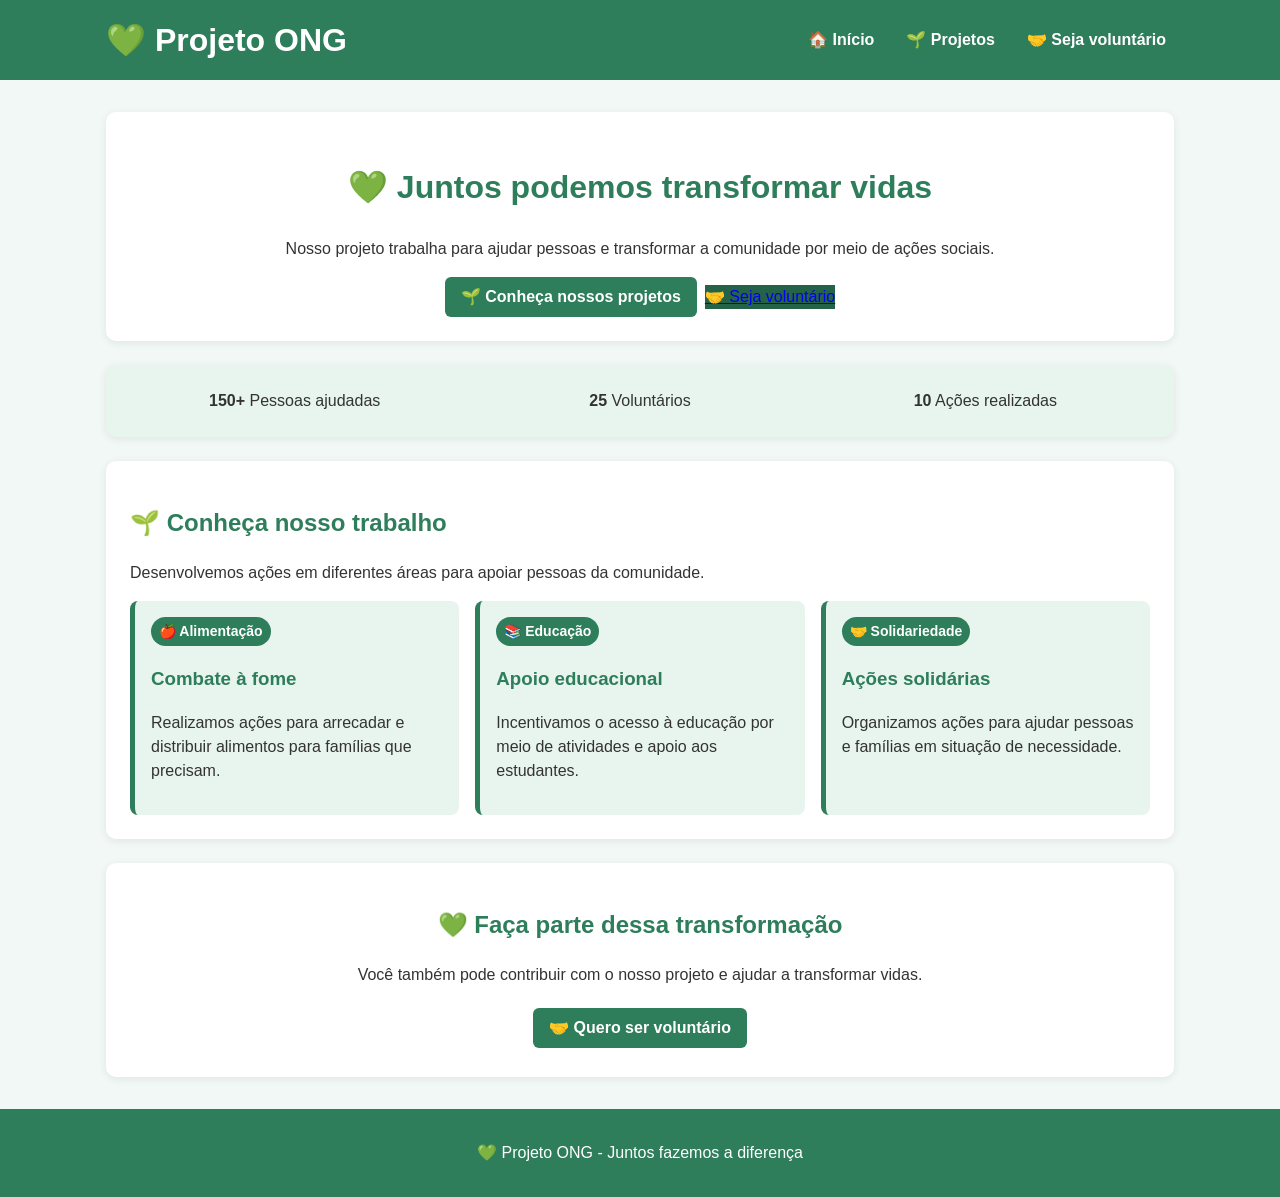
<file: index.html>
<!DOCTYPE html>
<html lang="pt-BR">

<head>

    <meta charset="UTF-8">

    <meta name="viewport"
        content="width=device-width, initial-scale=1.0">

    <meta name="description"
        content="Projeto ONG - Ações sociais para transformar vidas.">

    <title>Projeto ONG</title>

    <link rel="stylesheet" href="../css/style.css">

</head>


<body>


    <!-- CABEÇALHO -->

    <header>

        <div class="container">

            <h1>💚 Projeto ONG</h1>

            <button
                class="menu-toggle"
                id="menuToggle"
                type="button"
                aria-label="Abrir menu">

                ☰

            </button>


            <nav
                id="menu"
                aria-label="Menu principal">

                <a href="#inicio">
                    🏠 Início
                </a>

                <a href="#projetos">
                    🌱 Projetos
                </a>

                <a href="#cadastro">
                    🤝 Seja voluntário
                </a>

            </nav>

        </div>

    </header>


    <!-- ÁREA DA SPA -->

    <main id="app">

        <!-- O conteúdo será colocado pelo JavaScript -->

    </main>


    <!-- RODAPÉ -->

    <footer>

        <p>
            💚 Projeto ONG - Juntos fazemos a diferença
        </p>

    </footer>


    <!-- JAVASCRIPT DA SPA -->
   
    <script src="../js/localStorage.js"></script>
    <script src="../js/formulario.js"></script>
    <script src="../js/script.js"></script>


</body>

</html>
</file>
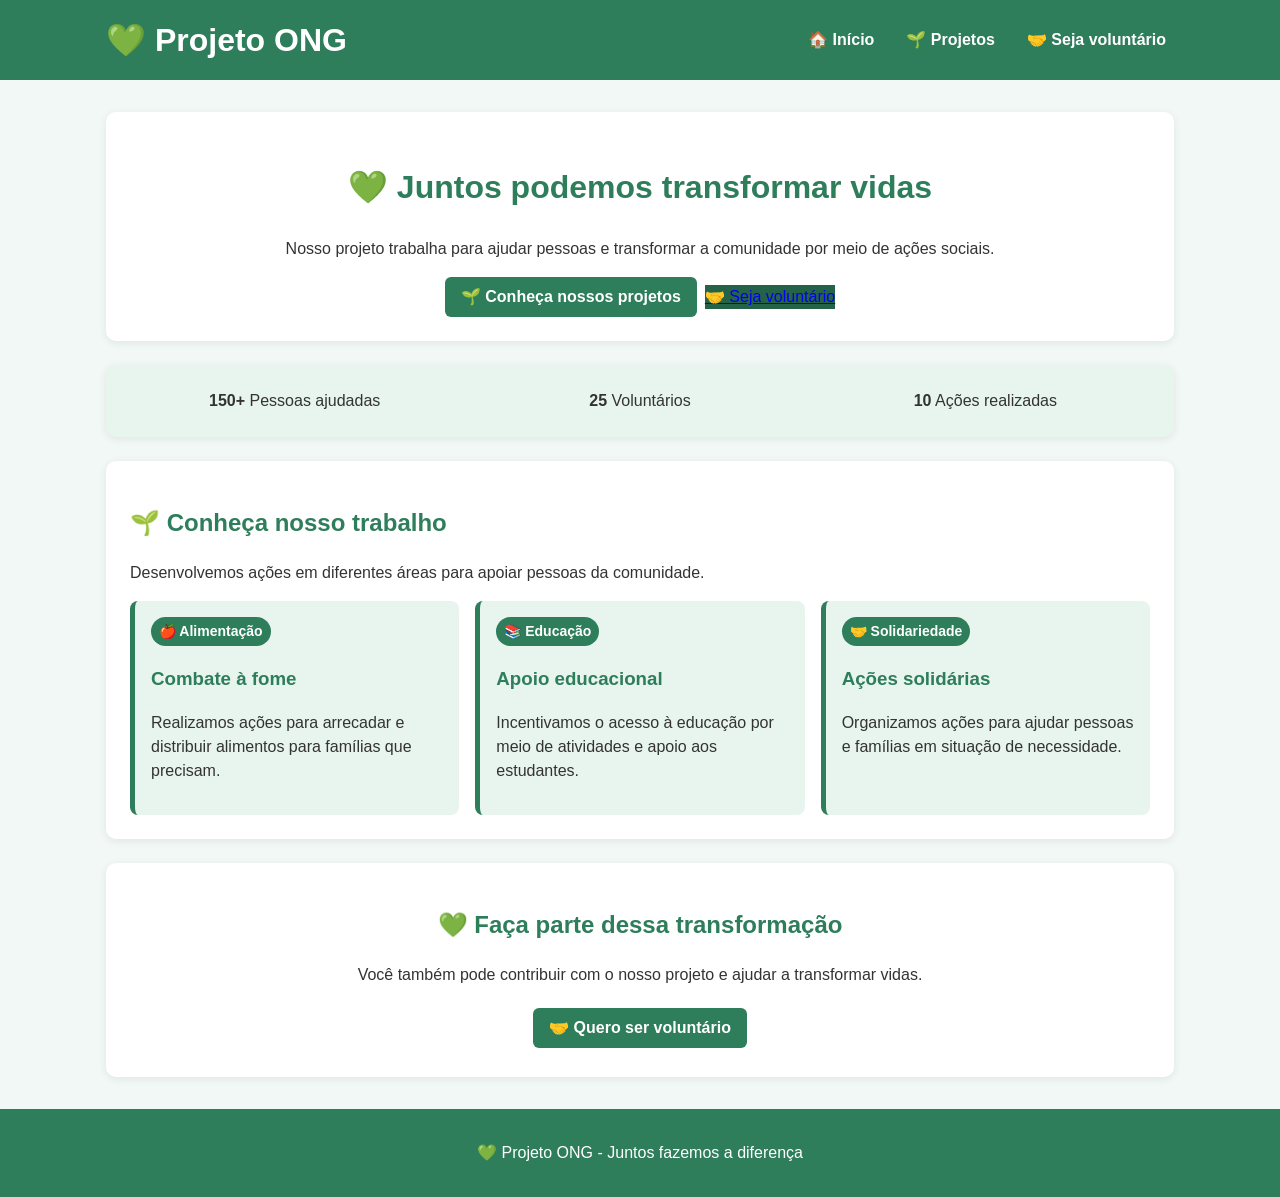
<file: html/index.html>
<!DOCTYPE html>
<html lang="pt-BR">

<head>

    <meta charset="UTF-8">

    <meta name="viewport"
        content="width=device-width, initial-scale=1.0">

    <meta name="description"
        content="Projeto ONG - Ações sociais para transformar vidas.">

    <title>Projeto ONG</title>

    <link rel="stylesheet" href="../css/style.css">

</head>


<body>


    <!-- CABEÇALHO -->

    <header>

        <div class="container">

            <h1>💚 Projeto ONG</h1>

            <button
                class="menu-toggle"
                id="menuToggle"
                type="button"
                aria-label="Abrir menu">

                ☰

            </button>


            <nav
                id="menu"
                aria-label="Menu principal">

                <a href="#inicio">
                    🏠 Início
                </a>

                <a href="#projetos">
                    🌱 Projetos
                </a>

                <a href="#cadastro">
                    🤝 Seja voluntário
                </a>

            </nav>

        </div>

    </header>


    <!-- ÁREA DA SPA -->

    <main id="app">

        <!-- O conteúdo será colocado pelo JavaScript -->

    </main>


    <!-- RODAPÉ -->

    <footer>

        <p>
            💚 Projeto ONG - Juntos fazemos a diferença
        </p>

    </footer>


    <!-- JAVASCRIPT DA SPA -->
   
    <script src="../js/localStorage.js"></script>
    <script src="../js/formulario.js"></script>
    <script src="../js/script.js"></script>


</body>

</html>
</file>
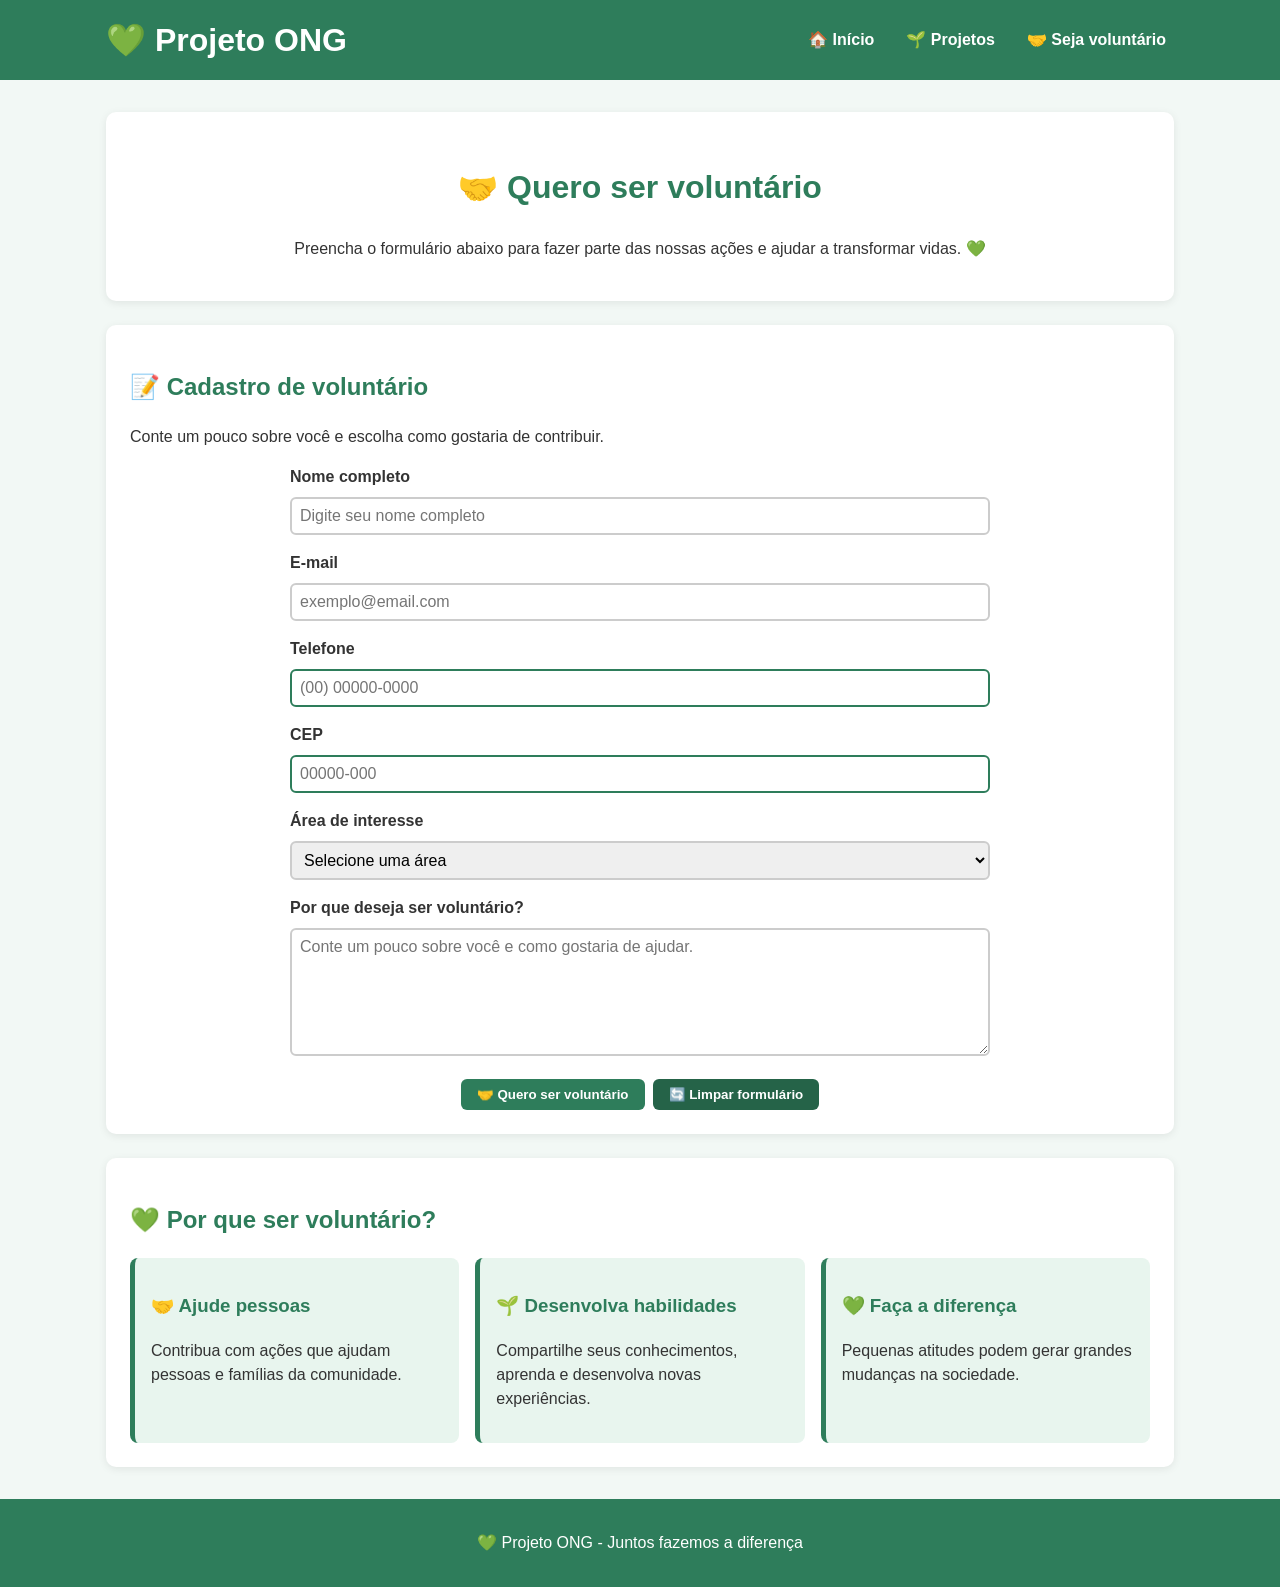
<file: cadastro.html>
<!DOCTYPE html>
<html lang="pt-BR">

<head>

    <meta charset="UTF-8">

    <meta name="viewport"
        content="width=device-width, initial-scale=1.0">

    <meta name="description"
        content="Faça seu cadastro para ser voluntário do Projeto ONG.">

    <title>Cadastro - Projeto ONG</title>

    <!-- CSS está na pasta css -->
    <link rel="stylesheet" href="../css/style.css">

</head>


<body>


    <!-- =========================================
         CABEÇALHO
    ========================================== -->

    <header>

        <div class="container">

            <h1>💚 Projeto ONG</h1>


            <!-- MENU HAMBÚRGUER -->

            <button
                class="menu-toggle"
                id="menuToggle"
                type="button"
                aria-label="Abrir menu">

                ☰

            </button>


            <!-- MENU -->

            <nav
                id="menu"
                aria-label="Menu principal">

                <a href="index.html">
                    🏠 Início
                </a>

                <a href="projetos.html">
                    🌱 Projetos
                </a>

                <a href="cadastro.html">
                    🤝 Seja voluntário
                </a>

            </nav>

        </div>

    </header>


    <!-- =========================================
         CONTEÚDO PRINCIPAL
    ========================================== -->

    <main>


        <!-- APRESENTAÇÃO -->

        <section class="hero">

            <h2>
                🤝 Quero ser voluntário
            </h2>

            <p>
                Preencha o formulário abaixo para fazer
                parte das nossas ações e ajudar a
                transformar vidas. 💚
            </p>

        </section>


        <!-- =========================================
             FORMULÁRIO
        ========================================== -->

        <section>

            <h2>
                📝 Cadastro de voluntário
            </h2>

            <p>
                Conte um pouco sobre você e escolha
                como gostaria de contribuir.
            </p>


            <form id="formulario">


                <!-- NOME -->

                <div class="campo">

                    <label for="nome">
                        Nome completo
                    </label>

                    <input
                        type="text"
                        id="nome"
                        name="nome"
                        placeholder="Digite seu nome completo"
                        required
                        autocomplete="name">

                    <small class="mensagem-erro">
                        Informe seu nome completo.
                    </small>

                </div>


                <!-- E-MAIL -->

                <div class="campo">

                    <label for="email">
                        E-mail
                    </label>

                    <input
                        type="email"
                        id="email"
                        name="email"
                        placeholder="exemplo@email.com"
                        required
                        autocomplete="email">

                    <small class="mensagem-erro">
                        Informe um e-mail válido.
                    </small>

                </div>


                <!-- TELEFONE -->

                <div class="campo">

                    <label for="telefone">
                        Telefone
                    </label>

                    <input
                        type="tel"
                        id="telefone"
                        name="telefone"
                        placeholder="(00) 00000-0000"
                        autocomplete="tel">

                </div>


                <!-- CEP -->

                <div class="campo">

                    <label for="cep">
                        CEP
                    </label>

                    <input
                        type="text"
                        id="cep"
                        name="cep"
                        maxlength="9"
                        placeholder="00000-000"
                        inputmode="numeric"
                        autocomplete="postal-code">

                </div>


                <!-- ÁREA DE INTERESSE -->

                <div class="campo">

                    <label for="area">
                        Área de interesse
                    </label>

                    <select
                        id="area"
                        name="area"
                        required>

                        <option value="">
                            Selecione uma área
                        </option>

                        <option value="alimentacao">
                            🍎 Alimentação
                        </option>

                        <option value="educacao">
                            📚 Educação
                        </option>

                        <option value="solidariedade">
                            🤝 Solidariedade
                        </option>

                    </select>

                </div>


                <!-- MENSAGEM -->

                <div class="campo">

                    <label for="mensagem">
                        Por que deseja ser voluntário?
                    </label>

                    <textarea
                        id="mensagem"
                        name="mensagem"
                        rows="6"
                        placeholder="Conte um pouco sobre você e como gostaria de ajudar."></textarea>

                </div>


                <!-- BOTÕES -->

                <div class="botoes">

                    <button
                        type="submit"
                        class="botao">

                        🤝 Quero ser voluntário

                    </button>


                    <button
                        type="reset"
                        class="botao-secundario">

                        🔄 Limpar formulário

                    </button>

                </div>


                <!-- MENSAGEM DE SUCESSO -->

                <div
                    id="mensagemSucesso"
                    class="alerta alerta-sucesso"
                    role="status"
                    aria-live="polite"
                    style="display: none; margin-top: 20px;">

                    ✅ Cadastro realizado com sucesso!

                    <br>

                    Obrigado por querer fazer parte
                    do Projeto ONG. 💚

                </div>

            </form>

        </section>


        <!-- =========================================
             POR QUE SER VOLUNTÁRIO?
        ========================================== -->

        <section>

            <h2>
                💚 Por que ser voluntário?
            </h2>

            <div class="cards">


                <article class="card">

                    <h3>
                        🤝 Ajude pessoas
                    </h3>

                    <p>
                        Contribua com ações que ajudam
                        pessoas e famílias da comunidade.
                    </p>

                </article>


                <article class="card">

                    <h3>
                        🌱 Desenvolva habilidades
                    </h3>

                    <p>
                        Compartilhe seus conhecimentos,
                        aprenda e desenvolva novas
                        experiências.
                    </p>

                </article>


                <article class="card">

                    <h3>
                        💚 Faça a diferença
                    </h3>

                    <p>
                        Pequenas atitudes podem gerar
                        grandes mudanças na sociedade.
                    </p>

                </article>


            </div>

        </section>


    </main>


    <!-- =========================================
         RODAPÉ
    ========================================== -->

    <footer>

        <p>
            💚 Projeto ONG - Juntos fazemos a diferença
        </p>

    </footer>


    <!-- =========================================
         JAVASCRIPT
    ========================================== -->

    <script>

        // MENU HAMBÚRGUER

        const menuToggle =
            document.getElementById("menuToggle");

        const menu =
            document.getElementById("menu");


        if (menuToggle && menu) {

            menuToggle.addEventListener(
                "click",
                function () {

                    menu.classList.toggle("ativo");

                }
            );

        }


        // MÁSCARA DE CEP

        const cep =
            document.getElementById("cep");


        if (cep) {

            cep.addEventListener(
                "input",
                function () {

                    let valor =
                        cep.value.replace(/\D/g, "");

                    valor =
                        valor.replace(
                            /^(\d{5})(\d)/,
                            "$1-$2"
                        );

                    cep.value =
                        valor.substring(0, 9);

                }
            );

        }


        // MÁSCARA DE TELEFONE

        const telefone =
            document.getElementById("telefone");


        if (telefone) {

            telefone.addEventListener(
                "input",
                function () {

                    let valor =
                        telefone.value.replace(/\D/g, "");


                    if (valor.length <= 10) {

                        valor =
                            valor.replace(
                                /^(\d{2})(\d)/,
                                "($1) $2"
                            );

                        valor =
                            valor.replace(
                                /(\d{4})(\d)/,
                                "$1-$2"
                            );

                    } else {

                        valor =
                            valor.replace(
                                /^(\d{2})(\d)/,
                                "($1) $2"
                            );

                        valor =
                            valor.replace(
                                /(\d{5})(\d)/,
                                "$1-$2"
                            );

                    }


                    telefone.value =
                        valor.substring(0, 15);

                }
            );

        }


        // FORMULÁRIO

        const formulario =
            document.getElementById("formulario");

        const mensagemSucesso =
            document.getElementById("mensagemSucesso");


        if (formulario) {

            formulario.addEventListener(
                "submit",
                function (evento) {

                    evento.preventDefault();


                    if (formulario.checkValidity()) {

                        mensagemSucesso.style.display =
                            "block";

                        formulario.reset();

                    } else {

                        formulario.reportValidity();

                    }

                }
            );

        }


        // ESCONDER SUCESSO AO COMEÇAR NOVO CADASTRO

        if (formulario && mensagemSucesso) {

            formulario.addEventListener(
                "input",
                function () {

                    mensagemSucesso.style.display =
                        "none";

                }
            );

        }

    </script>


</body>

</html>
</file>
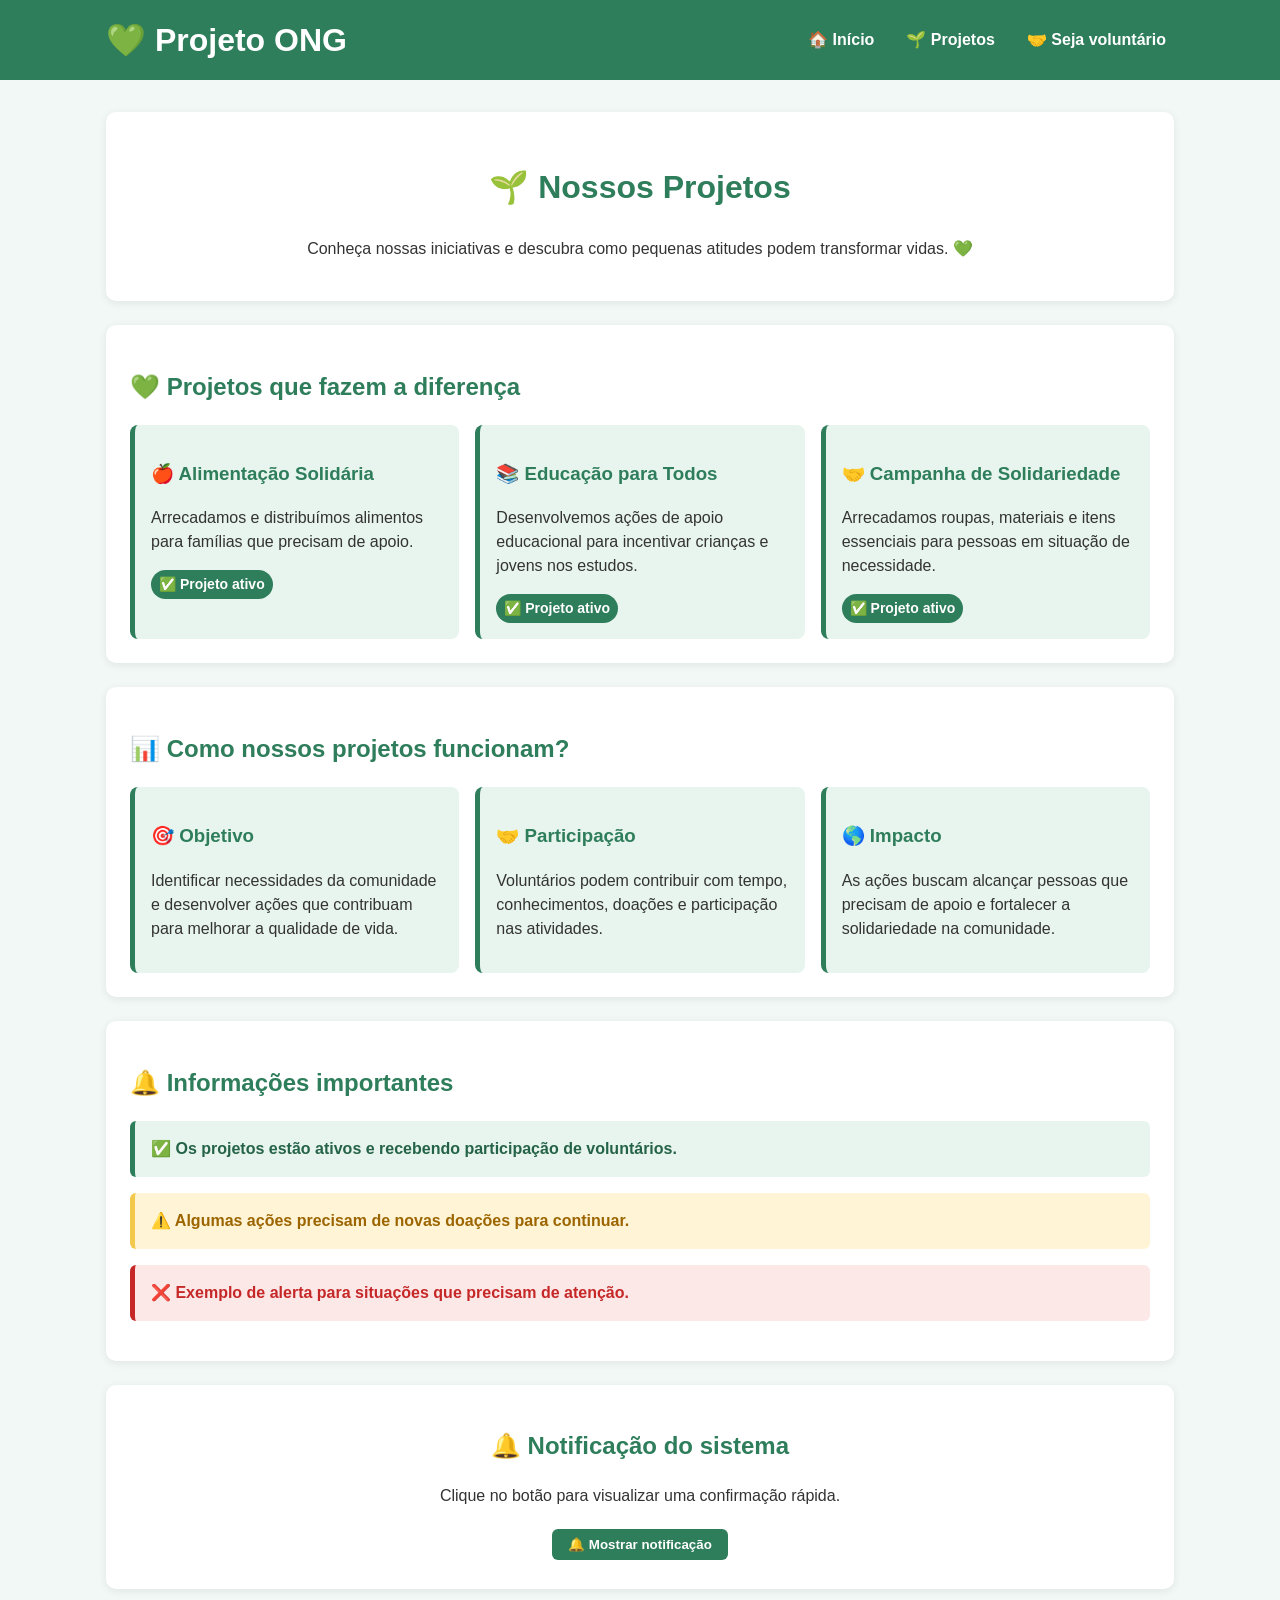
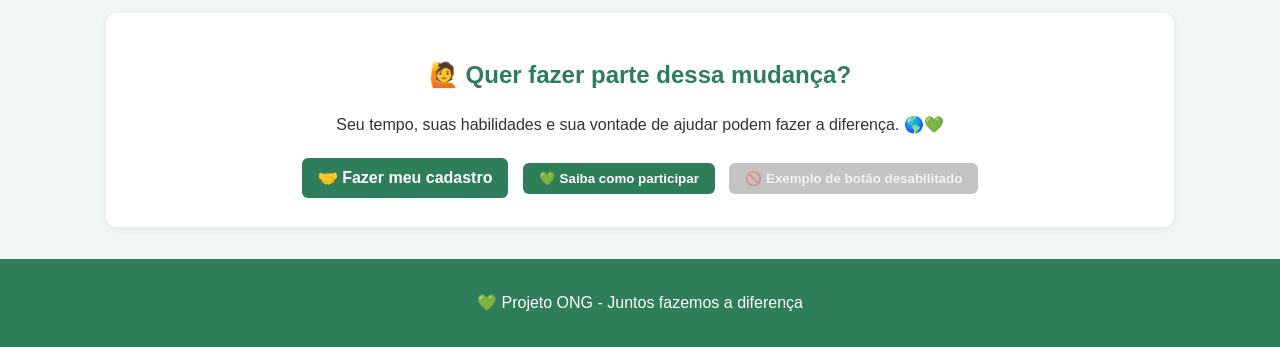
<file: projetos.html>
<!DOCTYPE html>
<html lang="pt-BR">

<head>
    <meta charset="UTF-8">
    <meta name="viewport" content="width=device-width, initial-scale=1.0">

    <meta name="description"
        content="Conheça os projetos sociais desenvolvidos pelo Projeto ONG.">

    <title>Projetos - Projeto ONG</title>

    <!-- CSS -->
    <link rel="stylesheet" href="../css/style.css">
</head>

<body>

    <!-- CABEÇALHO -->
    <header>

        <div class="container">

            <h1>💚 Projeto ONG</h1>

            <button
                class="menu-toggle"
                id="menuToggle"
                type="button"
                aria-label="Abrir menu">
                ☰
            </button>

            <nav id="menu" aria-label="Menu principal">

                <a href="index.html">🏠 Início</a>

                <a href="projetos.html">🌱 Projetos</a>

                <a href="cadastro.html">🤝 Seja voluntário</a>

            </nav>

        </div>

    </header>


    <main>

        <!-- APRESENTAÇÃO -->
        <section class="hero">

            <h2>🌱 Nossos Projetos</h2>

            <p>
                Conheça nossas iniciativas e descubra como
                pequenas atitudes podem transformar vidas. 💚
            </p>

        </section>


        <!-- PROJETOS -->
        <section>

            <h2>💚 Projetos que fazem a diferença</h2>

            <div class="cards">

                <article class="card card-projeto">

                    <h3>🍎 Alimentação Solidária</h3>

                    <p>
                        Arrecadamos e distribuímos alimentos
                        para famílias que precisam de apoio.
                    </p>

                    <span class="badge badge-sucesso">
                        ✅ Projeto ativo
                    </span>

                </article>


                <article class="card card-projeto">

                    <h3>📚 Educação para Todos</h3>

                    <p>
                        Desenvolvemos ações de apoio educacional
                        para incentivar crianças e jovens nos estudos.
                    </p>

                    <span class="badge badge-sucesso">
                        ✅ Projeto ativo
                    </span>

                </article>


                <article class="card card-projeto">

                    <h3>🤝 Campanha de Solidariedade</h3>

                    <p>
                        Arrecadamos roupas, materiais e itens
                        essenciais para pessoas em situação de necessidade.
                    </p>

                    <span class="badge badge-sucesso">
                        ✅ Projeto ativo
                    </span>

                </article>

            </div>

        </section>


        <!-- COMO FUNCIONA -->
        <section>

            <h2>📊 Como nossos projetos funcionam?</h2>

            <div class="cards">

                <article class="card">

                    <h3>🎯 Objetivo</h3>

                    <p>
                        Identificar necessidades da comunidade
                        e desenvolver ações que contribuam
                        para melhorar a qualidade de vida.
                    </p>

                </article>


                <article class="card">

                    <h3>🤝 Participação</h3>

                    <p>
                        Voluntários podem contribuir com tempo,
                        conhecimentos, doações e participação
                        nas atividades.
                    </p>

                </article>


                <article class="card">

                    <h3>🌎 Impacto</h3>

                    <p>
                        As ações buscam alcançar pessoas que
                        precisam de apoio e fortalecer a
                        solidariedade na comunidade.
                    </p>

                </article>

            </div>

        </section>


        <!-- INFORMAÇÕES IMPORTANTES -->
        <section>

            <h2>🔔 Informações importantes</h2>

            <div class="alerta alerta-sucesso">
                ✅ Os projetos estão ativos e recebendo
                participação de voluntários.
            </div>

            <div class="alerta alerta-atencao">
                ⚠️ Algumas ações precisam de novas doações
                para continuar.
            </div>

            <div class="alerta alerta-erro">
                ❌ Exemplo de alerta para situações que
                precisam de atenção.
            </div>

        </section>


        <!-- NOTIFICAÇÃO -->
        <section class="chamada">

            <h2>🔔 Notificação do sistema</h2>

            <p>
                Clique no botão para visualizar uma
                confirmação rápida.
            </p>

            <button
                type="button"
                class="botao"
                id="mostrarToast">

                🔔 Mostrar notificação

            </button>

        </section>


        <!-- PARTICIPAÇÃO -->
        <section class="chamada">

            <h2>🙋 Quer fazer parte dessa mudança?</h2>

            <p>
                Seu tempo, suas habilidades e sua vontade
                de ajudar podem fazer a diferença. 🌎💚
            </p>


            <a
                href="cadastro.html"
                class="botao">

                🤝 Fazer meu cadastro

            </a>


            <button
                type="button"
                class="botao"
                id="abrirModal">

                💚 Saiba como participar

            </button>


            <button
                type="button"
                disabled>

                🚫 Exemplo de botão desabilitado

            </button>

        </section>

    </main>


    <!-- TOAST -->

    <div
        id="toast"
        class="toast"
        role="status"
        aria-live="polite">

        <strong>✅ Sucesso!</strong>

        <span>
            Sua ação foi realizada.
        </span>

    </div>


    <!-- MODAL -->

    <div
        id="modal"
        class="modal"
        role="dialog"
        aria-modal="true"
        aria-labelledby="tituloModal">

        <div class="modal-conteudo">

            <button
                type="button"
                class="fechar-modal"
                id="fecharModal"
                aria-label="Fechar janela">

                ×

            </button>


            <h2 id="tituloModal">
                💚 Faça parte do Projeto ONG
            </h2>


            <p>
                Você pode participar como voluntário
                ajudando nas nossas ações sociais.
            </p>


            <a
                href="cadastro.html"
                class="botao">

                🤝 Ir para o cadastro

            </a>

        </div>

    </div>


    <!-- RODAPÉ -->

    <footer>

        <p>
            💚 Projeto ONG - Juntos fazemos a diferença
        </p>

    </footer>


    <!-- JAVASCRIPT -->

    <script>

        // MENU
        const menuToggle = document.getElementById("menuToggle");
        const menu = document.getElementById("menu");

        if (menuToggle && menu) {

            menuToggle.addEventListener("click", function () {

                menu.classList.toggle("ativo");

            });

        }


        // NOTIFICAÇÃO
        const botaoToast = document.getElementById("mostrarToast");
        const toast = document.getElementById("toast");

        if (botaoToast && toast) {

            botaoToast.addEventListener("click", function () {

                toast.classList.add("ativo");

                setTimeout(function () {

                    toast.classList.remove("ativo");

                }, 3000);

            });

        }


        // MODAL
        const botaoModal = document.getElementById("abrirModal");
        const fecharModal = document.getElementById("fecharModal");
        const modal = document.getElementById("modal");


        if (botaoModal && modal) {

            botaoModal.addEventListener("click", function () {

                modal.classList.add("ativo");

            });

        }


        if (fecharModal && modal) {

            fecharModal.addEventListener("click", function () {

                modal.classList.remove("ativo");

            });

        }


        if (modal) {

            modal.addEventListener("click", function (evento) {

                if (evento.target === modal) {

                    modal.classList.remove("ativo");

                }

            });

        }


        // FECHAR MODAL COM ESC
        document.addEventListener("keydown", function (evento) {

            if (evento.key === "Escape" && modal) {

                modal.classList.remove("ativo");

            }

        });

    </script>

</body>

</html>
</file>
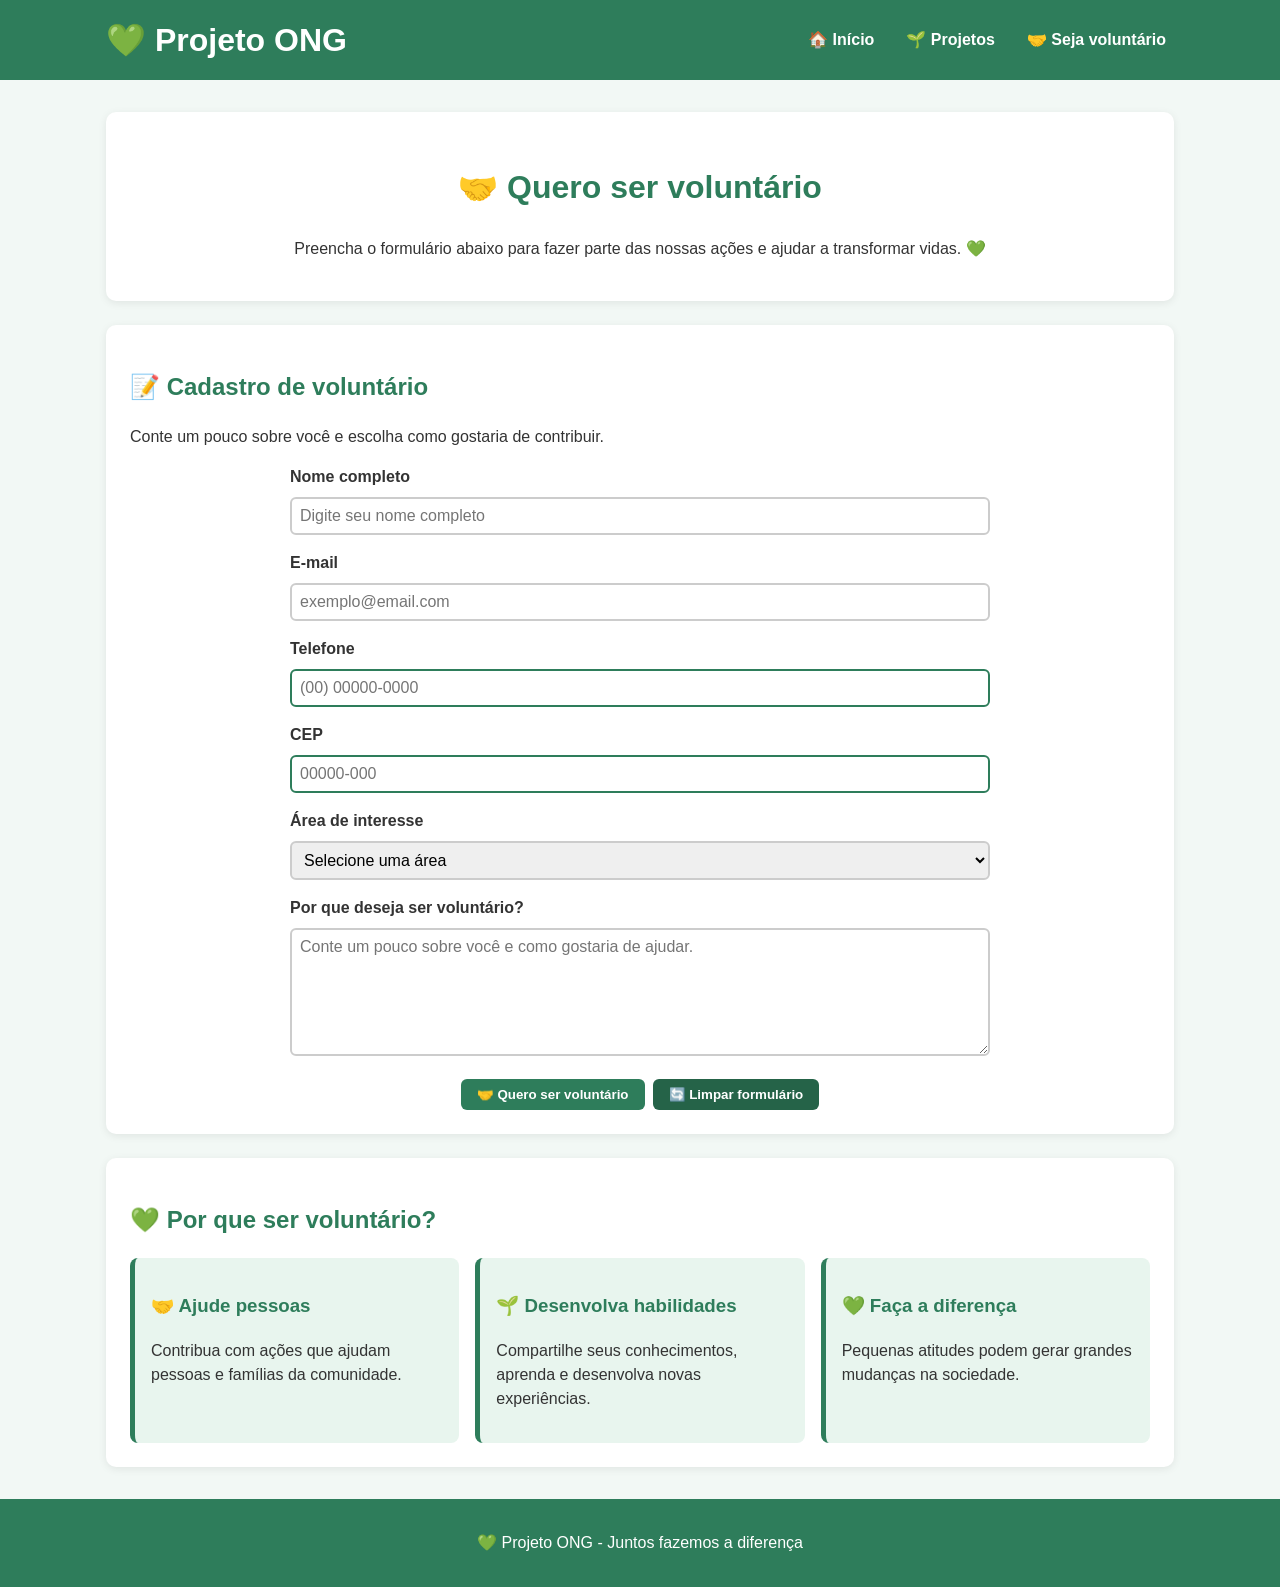
<file: html/cadastro.html>
<!DOCTYPE html>
<html lang="pt-BR">

<head>

    <meta charset="UTF-8">

    <meta name="viewport"
        content="width=device-width, initial-scale=1.0">

    <meta name="description"
        content="Faça seu cadastro para ser voluntário do Projeto ONG.">

    <title>Cadastro - Projeto ONG</title>

    <!-- CSS está na pasta css -->
    <link rel="stylesheet" href="../css/style.css">

</head>


<body>


    <!-- =========================================
         CABEÇALHO
    ========================================== -->

    <header>

        <div class="container">

            <h1>💚 Projeto ONG</h1>


            <!-- MENU HAMBÚRGUER -->

            <button
                class="menu-toggle"
                id="menuToggle"
                type="button"
                aria-label="Abrir menu">

                ☰

            </button>


            <!-- MENU -->

            <nav
                id="menu"
                aria-label="Menu principal">

                <a href="index.html">
                    🏠 Início
                </a>

                <a href="projetos.html">
                    🌱 Projetos
                </a>

                <a href="cadastro.html">
                    🤝 Seja voluntário
                </a>

            </nav>

        </div>

    </header>


    <!-- =========================================
         CONTEÚDO PRINCIPAL
    ========================================== -->

    <main>


        <!-- APRESENTAÇÃO -->

        <section class="hero">

            <h2>
                🤝 Quero ser voluntário
            </h2>

            <p>
                Preencha o formulário abaixo para fazer
                parte das nossas ações e ajudar a
                transformar vidas. 💚
            </p>

        </section>


        <!-- =========================================
             FORMULÁRIO
        ========================================== -->

        <section>

            <h2>
                📝 Cadastro de voluntário
            </h2>

            <p>
                Conte um pouco sobre você e escolha
                como gostaria de contribuir.
            </p>


            <form id="formulario">


                <!-- NOME -->

                <div class="campo">

                    <label for="nome">
                        Nome completo
                    </label>

                    <input
                        type="text"
                        id="nome"
                        name="nome"
                        placeholder="Digite seu nome completo"
                        required
                        autocomplete="name">

                    <small class="mensagem-erro">
                        Informe seu nome completo.
                    </small>

                </div>


                <!-- E-MAIL -->

                <div class="campo">

                    <label for="email">
                        E-mail
                    </label>

                    <input
                        type="email"
                        id="email"
                        name="email"
                        placeholder="exemplo@email.com"
                        required
                        autocomplete="email">

                    <small class="mensagem-erro">
                        Informe um e-mail válido.
                    </small>

                </div>


                <!-- TELEFONE -->

                <div class="campo">

                    <label for="telefone">
                        Telefone
                    </label>

                    <input
                        type="tel"
                        id="telefone"
                        name="telefone"
                        placeholder="(00) 00000-0000"
                        autocomplete="tel">

                </div>


                <!-- CEP -->

                <div class="campo">

                    <label for="cep">
                        CEP
                    </label>

                    <input
                        type="text"
                        id="cep"
                        name="cep"
                        maxlength="9"
                        placeholder="00000-000"
                        inputmode="numeric"
                        autocomplete="postal-code">

                </div>


                <!-- ÁREA DE INTERESSE -->

                <div class="campo">

                    <label for="area">
                        Área de interesse
                    </label>

                    <select
                        id="area"
                        name="area"
                        required>

                        <option value="">
                            Selecione uma área
                        </option>

                        <option value="alimentacao">
                            🍎 Alimentação
                        </option>

                        <option value="educacao">
                            📚 Educação
                        </option>

                        <option value="solidariedade">
                            🤝 Solidariedade
                        </option>

                    </select>

                </div>


                <!-- MENSAGEM -->

                <div class="campo">

                    <label for="mensagem">
                        Por que deseja ser voluntário?
                    </label>

                    <textarea
                        id="mensagem"
                        name="mensagem"
                        rows="6"
                        placeholder="Conte um pouco sobre você e como gostaria de ajudar."></textarea>

                </div>


                <!-- BOTÕES -->

                <div class="botoes">

                    <button
                        type="submit"
                        class="botao">

                        🤝 Quero ser voluntário

                    </button>


                    <button
                        type="reset"
                        class="botao-secundario">

                        🔄 Limpar formulário

                    </button>

                </div>


                <!-- MENSAGEM DE SUCESSO -->

                <div
                    id="mensagemSucesso"
                    class="alerta alerta-sucesso"
                    role="status"
                    aria-live="polite"
                    style="display: none; margin-top: 20px;">

                    ✅ Cadastro realizado com sucesso!

                    <br>

                    Obrigado por querer fazer parte
                    do Projeto ONG. 💚

                </div>

            </form>

        </section>


        <!-- =========================================
             POR QUE SER VOLUNTÁRIO?
        ========================================== -->

        <section>

            <h2>
                💚 Por que ser voluntário?
            </h2>

            <div class="cards">


                <article class="card">

                    <h3>
                        🤝 Ajude pessoas
                    </h3>

                    <p>
                        Contribua com ações que ajudam
                        pessoas e famílias da comunidade.
                    </p>

                </article>


                <article class="card">

                    <h3>
                        🌱 Desenvolva habilidades
                    </h3>

                    <p>
                        Compartilhe seus conhecimentos,
                        aprenda e desenvolva novas
                        experiências.
                    </p>

                </article>


                <article class="card">

                    <h3>
                        💚 Faça a diferença
                    </h3>

                    <p>
                        Pequenas atitudes podem gerar
                        grandes mudanças na sociedade.
                    </p>

                </article>


            </div>

        </section>


    </main>


    <!-- =========================================
         RODAPÉ
    ========================================== -->

    <footer>

        <p>
            💚 Projeto ONG - Juntos fazemos a diferença
        </p>

    </footer>


    <!-- =========================================
         JAVASCRIPT
    ========================================== -->

    <script>

        // MENU HAMBÚRGUER

        const menuToggle =
            document.getElementById("menuToggle");

        const menu =
            document.getElementById("menu");


        if (menuToggle && menu) {

            menuToggle.addEventListener(
                "click",
                function () {

                    menu.classList.toggle("ativo");

                }
            );

        }


        // MÁSCARA DE CEP

        const cep =
            document.getElementById("cep");


        if (cep) {

            cep.addEventListener(
                "input",
                function () {

                    let valor =
                        cep.value.replace(/\D/g, "");

                    valor =
                        valor.replace(
                            /^(\d{5})(\d)/,
                            "$1-$2"
                        );

                    cep.value =
                        valor.substring(0, 9);

                }
            );

        }


        // MÁSCARA DE TELEFONE

        const telefone =
            document.getElementById("telefone");


        if (telefone) {

            telefone.addEventListener(
                "input",
                function () {

                    let valor =
                        telefone.value.replace(/\D/g, "");


                    if (valor.length <= 10) {

                        valor =
                            valor.replace(
                                /^(\d{2})(\d)/,
                                "($1) $2"
                            );

                        valor =
                            valor.replace(
                                /(\d{4})(\d)/,
                                "$1-$2"
                            );

                    } else {

                        valor =
                            valor.replace(
                                /^(\d{2})(\d)/,
                                "($1) $2"
                            );

                        valor =
                            valor.replace(
                                /(\d{5})(\d)/,
                                "$1-$2"
                            );

                    }


                    telefone.value =
                        valor.substring(0, 15);

                }
            );

        }


        // FORMULÁRIO

        const formulario =
            document.getElementById("formulario");

        const mensagemSucesso =
            document.getElementById("mensagemSucesso");


        if (formulario) {

            formulario.addEventListener(
                "submit",
                function (evento) {

                    evento.preventDefault();


                    if (formulario.checkValidity()) {

                        mensagemSucesso.style.display =
                            "block";

                        formulario.reset();

                    } else {

                        formulario.reportValidity();

                    }

                }
            );

        }


        // ESCONDER SUCESSO AO COMEÇAR NOVO CADASTRO

        if (formulario && mensagemSucesso) {

            formulario.addEventListener(
                "input",
                function () {

                    mensagemSucesso.style.display =
                        "none";

                }
            );

        }

    </script>


</body>

</html>
</file>
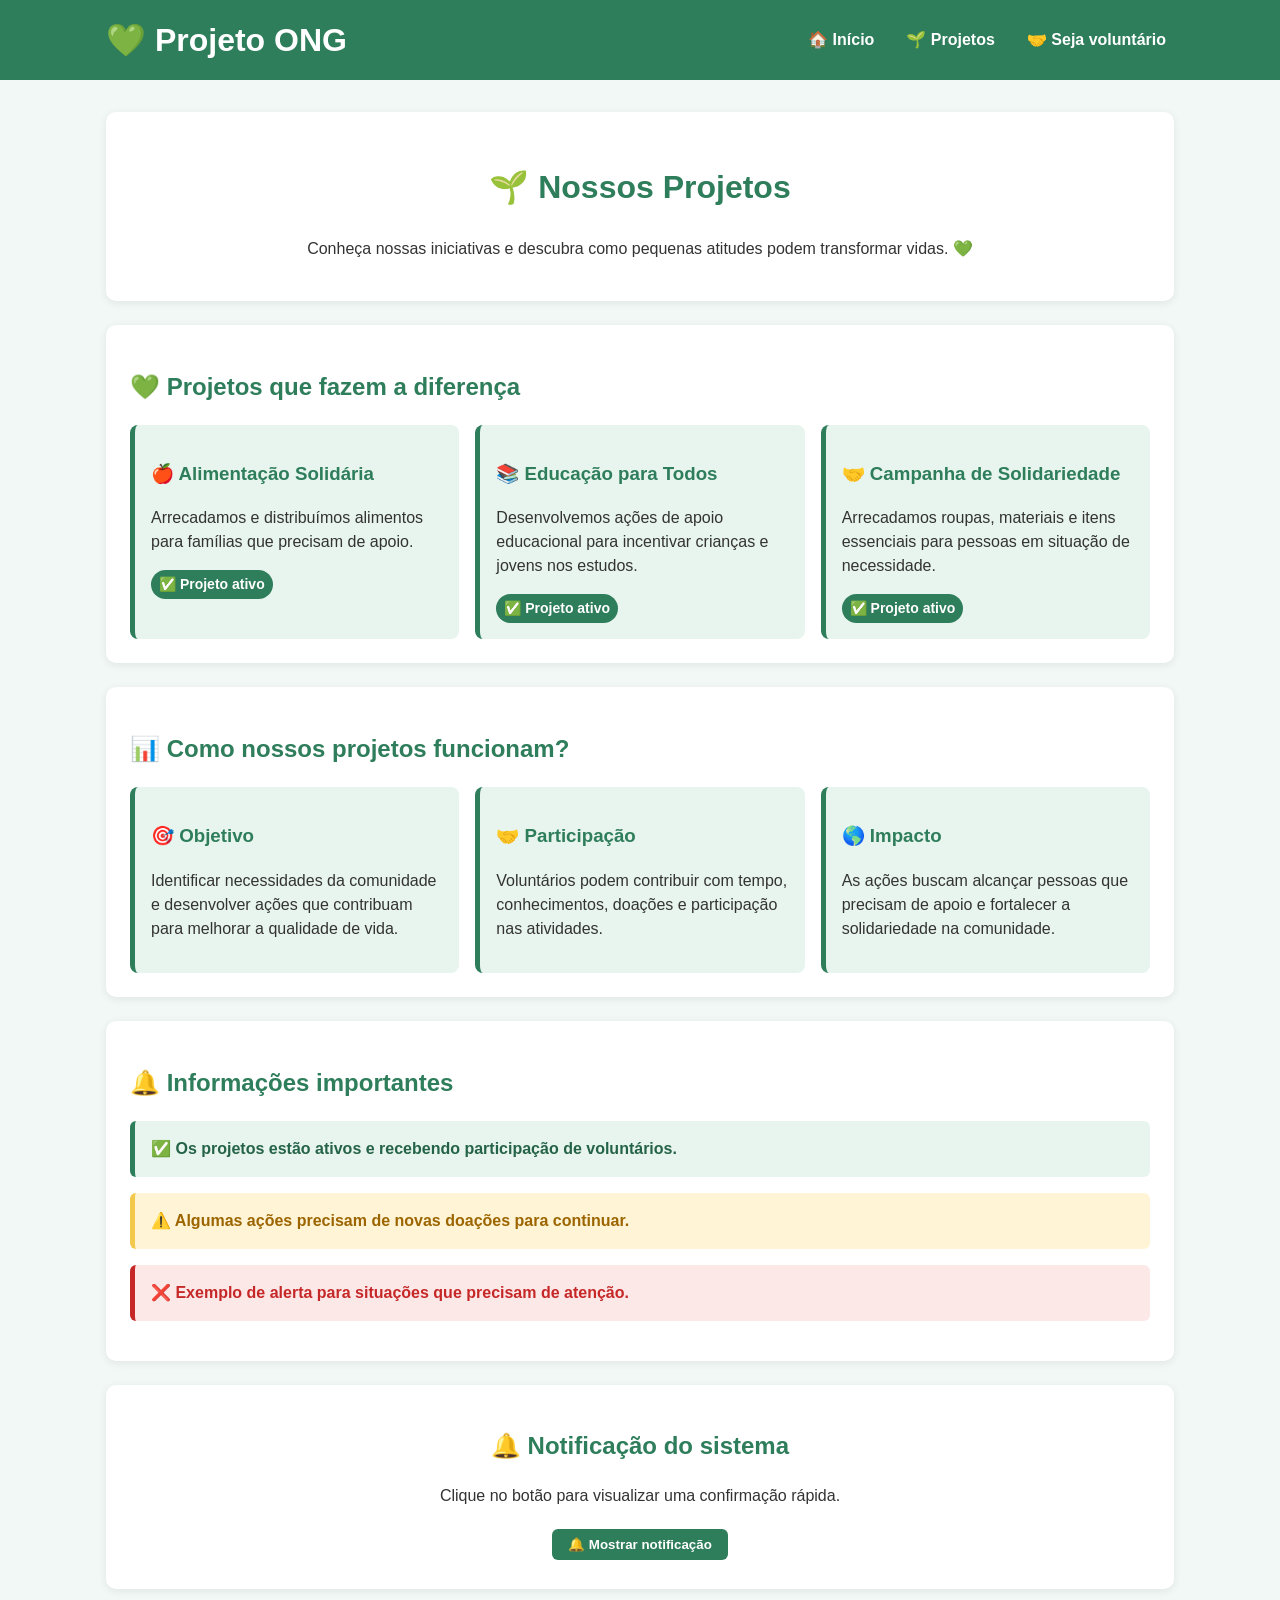
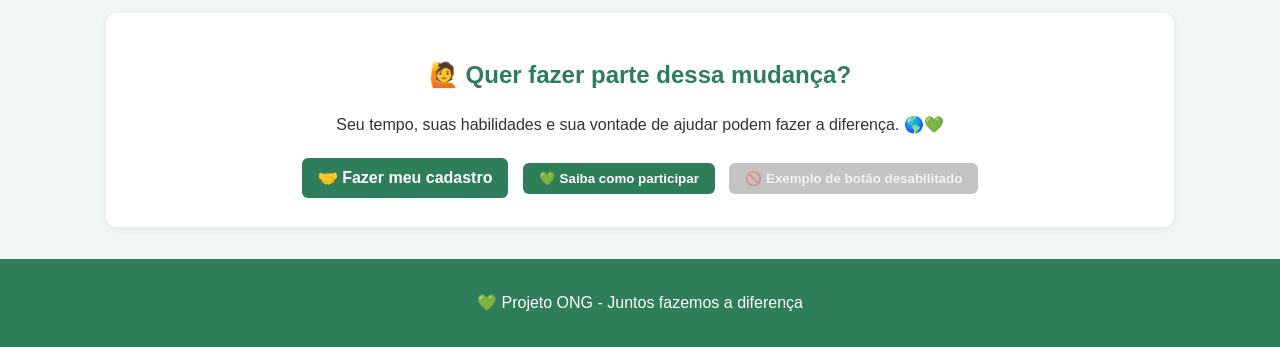
<file: html/projetos.html>
<!DOCTYPE html>
<html lang="pt-BR">

<head>
    <meta charset="UTF-8">
    <meta name="viewport" content="width=device-width, initial-scale=1.0">

    <meta name="description"
        content="Conheça os projetos sociais desenvolvidos pelo Projeto ONG.">

    <title>Projetos - Projeto ONG</title>

    <!-- CSS -->
    <link rel="stylesheet" href="../css/style.css">
</head>

<body>

    <!-- CABEÇALHO -->
    <header>

        <div class="container">

            <h1>💚 Projeto ONG</h1>

            <button
                class="menu-toggle"
                id="menuToggle"
                type="button"
                aria-label="Abrir menu">
                ☰
            </button>

            <nav id="menu" aria-label="Menu principal">

                <a href="index.html">🏠 Início</a>

                <a href="projetos.html">🌱 Projetos</a>

                <a href="cadastro.html">🤝 Seja voluntário</a>

            </nav>

        </div>

    </header>


    <main>

        <!-- APRESENTAÇÃO -->
        <section class="hero">

            <h2>🌱 Nossos Projetos</h2>

            <p>
                Conheça nossas iniciativas e descubra como
                pequenas atitudes podem transformar vidas. 💚
            </p>

        </section>


        <!-- PROJETOS -->
        <section>

            <h2>💚 Projetos que fazem a diferença</h2>

            <div class="cards">

                <article class="card card-projeto">

                    <h3>🍎 Alimentação Solidária</h3>

                    <p>
                        Arrecadamos e distribuímos alimentos
                        para famílias que precisam de apoio.
                    </p>

                    <span class="badge badge-sucesso">
                        ✅ Projeto ativo
                    </span>

                </article>


                <article class="card card-projeto">

                    <h3>📚 Educação para Todos</h3>

                    <p>
                        Desenvolvemos ações de apoio educacional
                        para incentivar crianças e jovens nos estudos.
                    </p>

                    <span class="badge badge-sucesso">
                        ✅ Projeto ativo
                    </span>

                </article>


                <article class="card card-projeto">

                    <h3>🤝 Campanha de Solidariedade</h3>

                    <p>
                        Arrecadamos roupas, materiais e itens
                        essenciais para pessoas em situação de necessidade.
                    </p>

                    <span class="badge badge-sucesso">
                        ✅ Projeto ativo
                    </span>

                </article>

            </div>

        </section>


        <!-- COMO FUNCIONA -->
        <section>

            <h2>📊 Como nossos projetos funcionam?</h2>

            <div class="cards">

                <article class="card">

                    <h3>🎯 Objetivo</h3>

                    <p>
                        Identificar necessidades da comunidade
                        e desenvolver ações que contribuam
                        para melhorar a qualidade de vida.
                    </p>

                </article>


                <article class="card">

                    <h3>🤝 Participação</h3>

                    <p>
                        Voluntários podem contribuir com tempo,
                        conhecimentos, doações e participação
                        nas atividades.
                    </p>

                </article>


                <article class="card">

                    <h3>🌎 Impacto</h3>

                    <p>
                        As ações buscam alcançar pessoas que
                        precisam de apoio e fortalecer a
                        solidariedade na comunidade.
                    </p>

                </article>

            </div>

        </section>


        <!-- INFORMAÇÕES IMPORTANTES -->
        <section>

            <h2>🔔 Informações importantes</h2>

            <div class="alerta alerta-sucesso">
                ✅ Os projetos estão ativos e recebendo
                participação de voluntários.
            </div>

            <div class="alerta alerta-atencao">
                ⚠️ Algumas ações precisam de novas doações
                para continuar.
            </div>

            <div class="alerta alerta-erro">
                ❌ Exemplo de alerta para situações que
                precisam de atenção.
            </div>

        </section>


        <!-- NOTIFICAÇÃO -->
        <section class="chamada">

            <h2>🔔 Notificação do sistema</h2>

            <p>
                Clique no botão para visualizar uma
                confirmação rápida.
            </p>

            <button
                type="button"
                class="botao"
                id="mostrarToast">

                🔔 Mostrar notificação

            </button>

        </section>


        <!-- PARTICIPAÇÃO -->
        <section class="chamada">

            <h2>🙋 Quer fazer parte dessa mudança?</h2>

            <p>
                Seu tempo, suas habilidades e sua vontade
                de ajudar podem fazer a diferença. 🌎💚
            </p>


            <a
                href="cadastro.html"
                class="botao">

                🤝 Fazer meu cadastro

            </a>


            <button
                type="button"
                class="botao"
                id="abrirModal">

                💚 Saiba como participar

            </button>


            <button
                type="button"
                disabled>

                🚫 Exemplo de botão desabilitado

            </button>

        </section>

    </main>


    <!-- TOAST -->

    <div
        id="toast"
        class="toast"
        role="status"
        aria-live="polite">

        <strong>✅ Sucesso!</strong>

        <span>
            Sua ação foi realizada.
        </span>

    </div>


    <!-- MODAL -->

    <div
        id="modal"
        class="modal"
        role="dialog"
        aria-modal="true"
        aria-labelledby="tituloModal">

        <div class="modal-conteudo">

            <button
                type="button"
                class="fechar-modal"
                id="fecharModal"
                aria-label="Fechar janela">

                ×

            </button>


            <h2 id="tituloModal">
                💚 Faça parte do Projeto ONG
            </h2>


            <p>
                Você pode participar como voluntário
                ajudando nas nossas ações sociais.
            </p>


            <a
                href="cadastro.html"
                class="botao">

                🤝 Ir para o cadastro

            </a>

        </div>

    </div>


    <!-- RODAPÉ -->

    <footer>

        <p>
            💚 Projeto ONG - Juntos fazemos a diferença
        </p>

    </footer>


    <!-- JAVASCRIPT -->

    <script>

        // MENU
        const menuToggle = document.getElementById("menuToggle");
        const menu = document.getElementById("menu");

        if (menuToggle && menu) {

            menuToggle.addEventListener("click", function () {

                menu.classList.toggle("ativo");

            });

        }


        // NOTIFICAÇÃO
        const botaoToast = document.getElementById("mostrarToast");
        const toast = document.getElementById("toast");

        if (botaoToast && toast) {

            botaoToast.addEventListener("click", function () {

                toast.classList.add("ativo");

                setTimeout(function () {

                    toast.classList.remove("ativo");

                }, 3000);

            });

        }


        // MODAL
        const botaoModal = document.getElementById("abrirModal");
        const fecharModal = document.getElementById("fecharModal");
        const modal = document.getElementById("modal");


        if (botaoModal && modal) {

            botaoModal.addEventListener("click", function () {

                modal.classList.add("ativo");

            });

        }


        if (fecharModal && modal) {

            fecharModal.addEventListener("click", function () {

                modal.classList.remove("ativo");

            });

        }


        if (modal) {

            modal.addEventListener("click", function (evento) {

                if (evento.target === modal) {

                    modal.classList.remove("ativo");

                }

            });

        }


        // FECHAR MODAL COM ESC
        document.addEventListener("keydown", function (evento) {

            if (evento.key === "Escape" && modal) {

                modal.classList.remove("ativo");

            }

        });

    </script>

</body>

</html>
</file>
<file: css/style.css>
/* =========================================
   PROJETO ONG
   DESIGN SYSTEM COMPLETO
========================================= */


/* =========================================
   1. VARIÁVEIS DO DESIGN SYSTEM
========================================= */

:root {

    --cor-primaria: #2e7d5b;
    --cor-primaria-escura: #256348;

    --cor-destaque: #f2c94c;

    --cor-secundaria: #e8f5ee;
    --cor-fundo: #f2f8f5;

    --cor-branco: #ffffff;

    --cor-texto: #333333;
    --cor-cinza: #666666;

    --cor-erro: #c62828;
    --cor-alerta: #9c6500;

    --fonte-pequena: 14px;
    --fonte-normal: 16px;
    --fonte-media: 18px;

    --fonte-titulo: 24px;
    --fonte-grande: 32px;

    --espaco-1: 4px;
    --espaco-2: 8px;
    --espaco-3: 16px;
    --espaco-4: 24px;
    --espaco-5: 32px;
}


/* =========================================
   2. CONFIGURAÇÃO GERAL
========================================= */

* {
    box-sizing: border-box;
}

html {
    scroll-behavior: smooth;
}

body {

    margin: 0;

    font-family: Arial, sans-serif;

    background-color: var(--cor-fundo);

    color: var(--cor-texto);

    line-height: 1.5;
}


/* =========================================
   3. CONTAINER
========================================= */

.container {

    max-width: 1100px;

    margin: 0 auto;

    padding: 0 var(--espaco-3);
}


/* =========================================
   4. CABEÇALHO
========================================= */

header {

    background-color: var(--cor-primaria);

    color: var(--cor-branco);

    padding: var(--espaco-3);
}

header .container {

    display: flex;

    align-items: center;

    justify-content: space-between;

    gap: var(--espaco-3);
}

header h1 {

    margin: 0;

    font-size: var(--fonte-grande);
}


/* =========================================
   5. MENU
========================================= */

nav {

    display: flex;

    align-items: center;

    justify-content: center;

    gap: var(--espaco-3);

    flex-wrap: wrap;
}

nav a {

    color: var(--cor-branco);

    text-decoration: none;

    font-weight: bold;

    padding: var(--espaco-2);

    border-radius: 5px;

    transition: 0.3s;
}

nav a:hover {

    background-color: var(--cor-primaria-escura);
}

nav a:focus {

    outline: 3px solid var(--cor-destaque);

    outline-offset: 3px;
}


/* =========================================
   6. BOTÃO DO MENU HAMBÚRGUER
========================================= */

.menu-toggle {

    display: none;

    background-color: transparent;

    border: 2px solid var(--cor-branco);

    color: var(--cor-branco);

    font-size: 24px;

    padding: 5px 10px;

    border-radius: 5px;

    cursor: pointer;
}


/* =========================================
   7. CONTEÚDO PRINCIPAL
========================================= */

main {

    max-width: 1100px;

    margin: var(--espaco-5) auto;

    padding: 0 var(--espaco-3);
}


/* =========================================
   8. SEÇÕES
========================================= */

section {

    background-color: var(--cor-branco);

    padding: var(--espaco-4);

    margin-bottom: var(--espaco-4);

    border-radius: 10px;

    box-shadow:
        0 2px 8px rgba(0, 0, 0, 0.08);
}


/* =========================================
   9. HERO
========================================= */

.hero {

    text-align: center;
}

.hero h2 {

    font-size: var(--fonte-grande);
}


/* =========================================
   10. TÍTULOS
========================================= */

h2,
h3 {

    color: var(--cor-primaria);
}


/* =========================================
   11. GRID DE 12 COLUNAS
========================================= */

.cards {

    display: grid;

    grid-template-columns: repeat(12, 1fr);

    gap: var(--espaco-3);
}


/* =========================================
   12. CARDS
========================================= */

.card {

    grid-column: span 4;

    background-color: var(--cor-secundaria);

    padding: var(--espaco-3);

    border-radius: 8px;

    border-left: 5px solid var(--cor-primaria);

    transition:
        transform 0.3s,
        box-shadow 0.3s;
}

.card:hover {

    transform: translateY(-5px);

    box-shadow:
        0 5px 15px rgba(0, 0, 0, 0.12);
}


/* =========================================
   13. BOTÕES
========================================= */

.botao,
button {

    display: inline-block;

    background-color: var(--cor-primaria);

    color: var(--cor-branco);

    border: none;

    padding:
        var(--espaco-2)
        var(--espaco-3);

    border-radius: 6px;

    text-decoration: none;

    font-weight: bold;

    cursor: pointer;

    transition:
        background-color 0.3s,
        transform 0.3s,
        box-shadow 0.3s;
}


/* HOVER */

.botao:hover,
button:hover:not(:disabled) {

    background-color: var(--cor-primaria-escura);

    transform: translateY(-2px);

    box-shadow:
        0 4px 10px rgba(0, 0, 0, 0.15);
}


/* ACTIVE */

.botao:active,
button:active:not(:disabled) {

    transform: translateY(0);
}


/* FOCUS */

.botao:focus,
button:focus {

    outline: 3px solid var(--cor-destaque);

    outline-offset: 3px;
}


/* DISABLED */

button:disabled {

    background-color: #aaaaaa;

    color: #eeeeee;

    cursor: not-allowed;

    opacity: 0.7;

    transform: none;

    box-shadow: none;
}


/* =========================================
   14. BOTÃO SECUNDÁRIO
========================================= */

.botao-secundario {

    background-color:
        var(--cor-primaria-escura);
}


/* =========================================
   15. NÚMEROS / FLEXBOX
========================================= */

.numeros {

    display: flex;

    justify-content: space-around;

    align-items: center;

    gap: var(--espaco-3);

    text-align: center;

    background-color:
        var(--cor-secundaria);
}

.numeros div {

    flex: 1;
}


/* =========================================
   16. BADGES
========================================= */

.badge {

    display: inline-block;

    padding:
        var(--espaco-1)
        var(--espaco-2);

    border-radius: 20px;

    font-size: var(--fonte-pequena);

    font-weight: bold;
}

.badge-sucesso {

    background-color:
        var(--cor-primaria);

    color:
        var(--cor-branco);
}


/* =========================================
   17. ALERTAS
========================================= */

.alerta {

    padding: var(--espaco-3);

    margin-bottom: var(--espaco-3);

    border-radius: 6px;

    font-weight: bold;

    border-left: 5px solid;
}

.alerta-sucesso {

    background-color:
        var(--cor-secundaria);

    color:
        var(--cor-primaria-escura);

    border-color:
        var(--cor-primaria);
}

.alerta-atencao {

    background-color: #fff5d6;

    color: var(--cor-alerta);

    border-color:
        var(--cor-destaque);
}

.alerta-erro {

    background-color: #fde8e8;

    color: var(--cor-erro);

    border-color:
        var(--cor-erro);
}


/* =========================================
   18. FORMULÁRIO
========================================= */

form {

    max-width: 700px;

    margin: 0 auto;
}

.campo {

    margin-bottom: var(--espaco-3);
}

label {

    display: block;

    font-weight: bold;

    margin-bottom: var(--espaco-2);
}

input,
select,
textarea {

    width: 100%;

    padding: var(--espaco-2);

    border: 2px solid #cccccc;

    border-radius: 6px;

    font-size: var(--fonte-normal);

    font-family: Arial, sans-serif;
}


/* FOCUS DO FORMULÁRIO */

input:focus,
select:focus,
textarea:focus {

    border-color:
        var(--cor-primaria);

    outline:
        3px solid var(--cor-destaque);
}


/* CAMPO VÁLIDO */

input:valid,
select:valid {

    border-color:
        var(--cor-primaria);
}


/* CAMPO INVÁLIDO */

input:invalid:not(:placeholder-shown) {

    border-color:
        var(--cor-erro);
}


/* MENSAGEM DE ERRO */

.mensagem-erro {

    display: none;

    color:
        var(--cor-erro);

    font-size:
        var(--fonte-pequena);
}

input:invalid:not(:placeholder-shown)
+ .mensagem-erro {

    display: block;
}


/* =========================================
   19. ÁREA DE CHAMADA
========================================= */

.chamada {

    text-align: center;
}

.chamada .botao,
.chamada button {

    margin: 5px;
}


/* =========================================
   20. TOAST / NOTIFICAÇÃO
========================================= */

/*
   A notificação fica exatamente
   no centro da tela.
*/

.toast {

    position: fixed;

    top: 50%;
    left: 50%;

    transform:
        translate(-50%, -50%);

    background-color:
        var(--cor-primaria);

    color:
        var(--cor-branco);

    padding: 20px 30px;

    border-radius: 10px;

    box-shadow:
        0 8px 25px rgba(0, 0, 0, 0.25);

    display: flex;

    flex-direction: column;

    gap: 5px;

    text-align: center;

    min-width: 260px;

    max-width: 90%;

    opacity: 0;

    visibility: hidden;

    pointer-events: none;

    z-index: 1000;

    transition:
        opacity 0.3s ease,
        visibility 0.3s ease;
}


/*
   Quando o JavaScript adiciona
   a classe "ativo", a notificação aparece.
*/

.toast.ativo {

    opacity: 1;

    visibility: visible;

    pointer-events: auto;
}


/* =========================================
   21. MODAL
========================================= */

.modal {

    position: fixed;

    inset: 0;

    display: flex;

    align-items: center;

    justify-content: center;

    background-color:
        rgba(0, 0, 0, 0.6);

    opacity: 0;

    visibility: hidden;

    pointer-events: none;

    transition:
        opacity 0.3s,
        visibility 0.3s;

    z-index: 999;
}


/* MODAL ABERTO */

.modal.ativo {

    opacity: 1;

    visibility: visible;

    pointer-events: auto;
}


/* CONTEÚDO DO MODAL */

.modal-conteudo {

    position: relative;

    max-width: 500px;

    width: 90%;

    background-color:
        var(--cor-branco);

    padding: var(--espaco-5);

    border-radius: 10px;

    box-shadow:
        0 8px 25px rgba(0, 0, 0, 0.25);
}


/* BOTÃO FECHAR */

.fechar-modal {

    position: absolute;

    right: 15px;

    top: 15px;

    background: none;

    color: var(--cor-texto);

    font-size: 25px;

    padding: 5px 10px;
}

.fechar-modal:hover {

    background: none;

    color: var(--cor-erro);

    transform: none;

    box-shadow: none;
}


/* =========================================
   22. RODAPÉ
========================================= */

footer {

    background-color:
        var(--cor-primaria);

    color:
        var(--cor-branco);

    text-align: center;

    padding:
        var(--espaco-3);
}


/* =========================================
   23. BOTÕES EM GRUPO
========================================= */

.botoes {

    display: flex;

    justify-content: center;

    align-items: center;

    gap: var(--espaco-2);

    flex-wrap: wrap;
}


/* =========================================
   24. BREAKPOINT 1
   Até 1200px
========================================= */

@media (max-width: 1200px) {

    main {

        max-width: 1000px;
    }

}


/* =========================================
   25. BREAKPOINT 2
   Até 992px
========================================= */

@media (max-width: 992px) {

    .card {

        grid-column: span 6;
    }

    header h1 {

        font-size: 28px;
    }

}


/* =========================================
   26. BREAKPOINT 3
   Até 768px
========================================= */

@media (max-width: 768px) {

    header .container {

        flex-wrap: wrap;
    }

    nav {

        width: 100%;

        justify-content: center;
    }

    .hero h2 {

        font-size:
            var(--fonte-titulo);
    }

    .card {

        grid-column: span 6;
    }

}


/* =========================================
   27. BREAKPOINT 4
   Até 600px
========================================= */

@media (max-width: 600px) {

    /* MENU HAMBÚRGUER */

    .menu-toggle {

        display: block;
    }


    /* MENU ESCONDIDO */

    nav {

        display: none;

        flex-direction: column;

        width: 100%;

        align-items: stretch;

        text-align: center;
    }


    /* MENU ABERTO */

    nav.ativo {

        display: flex;
    }


    nav a {

        width: 100%;
    }


    /* GRID */

    .card {

        grid-column: span 12;
    }


    /* NÚMEROS */

    .numeros {

        flex-direction: column;
    }

    .numeros div {

        width: 100%;
    }


    /* BOTÕES */

    .botoes {

        flex-direction: column;
    }

    .botoes .botao,
    .botoes button {

        width: 100%;

        text-align: center;
    }

}


/* =========================================
   28. BREAKPOINT 5
   Até 480px
========================================= */

@media (max-width: 480px) {

    header h1 {

        font-size:
            var(--fonte-titulo);
    }

    main {

        padding:
            0 var(--espaco-2);
    }

    section {

        padding:
            var(--espaco-3);
    }

    .hero h2 {

        font-size: 22px;
    }

    p {

        font-size:
            var(--fonte-normal);
    }

    .toast {

        min-width: 220px;

        padding:
            16px 20px;
    }

}
</file>
